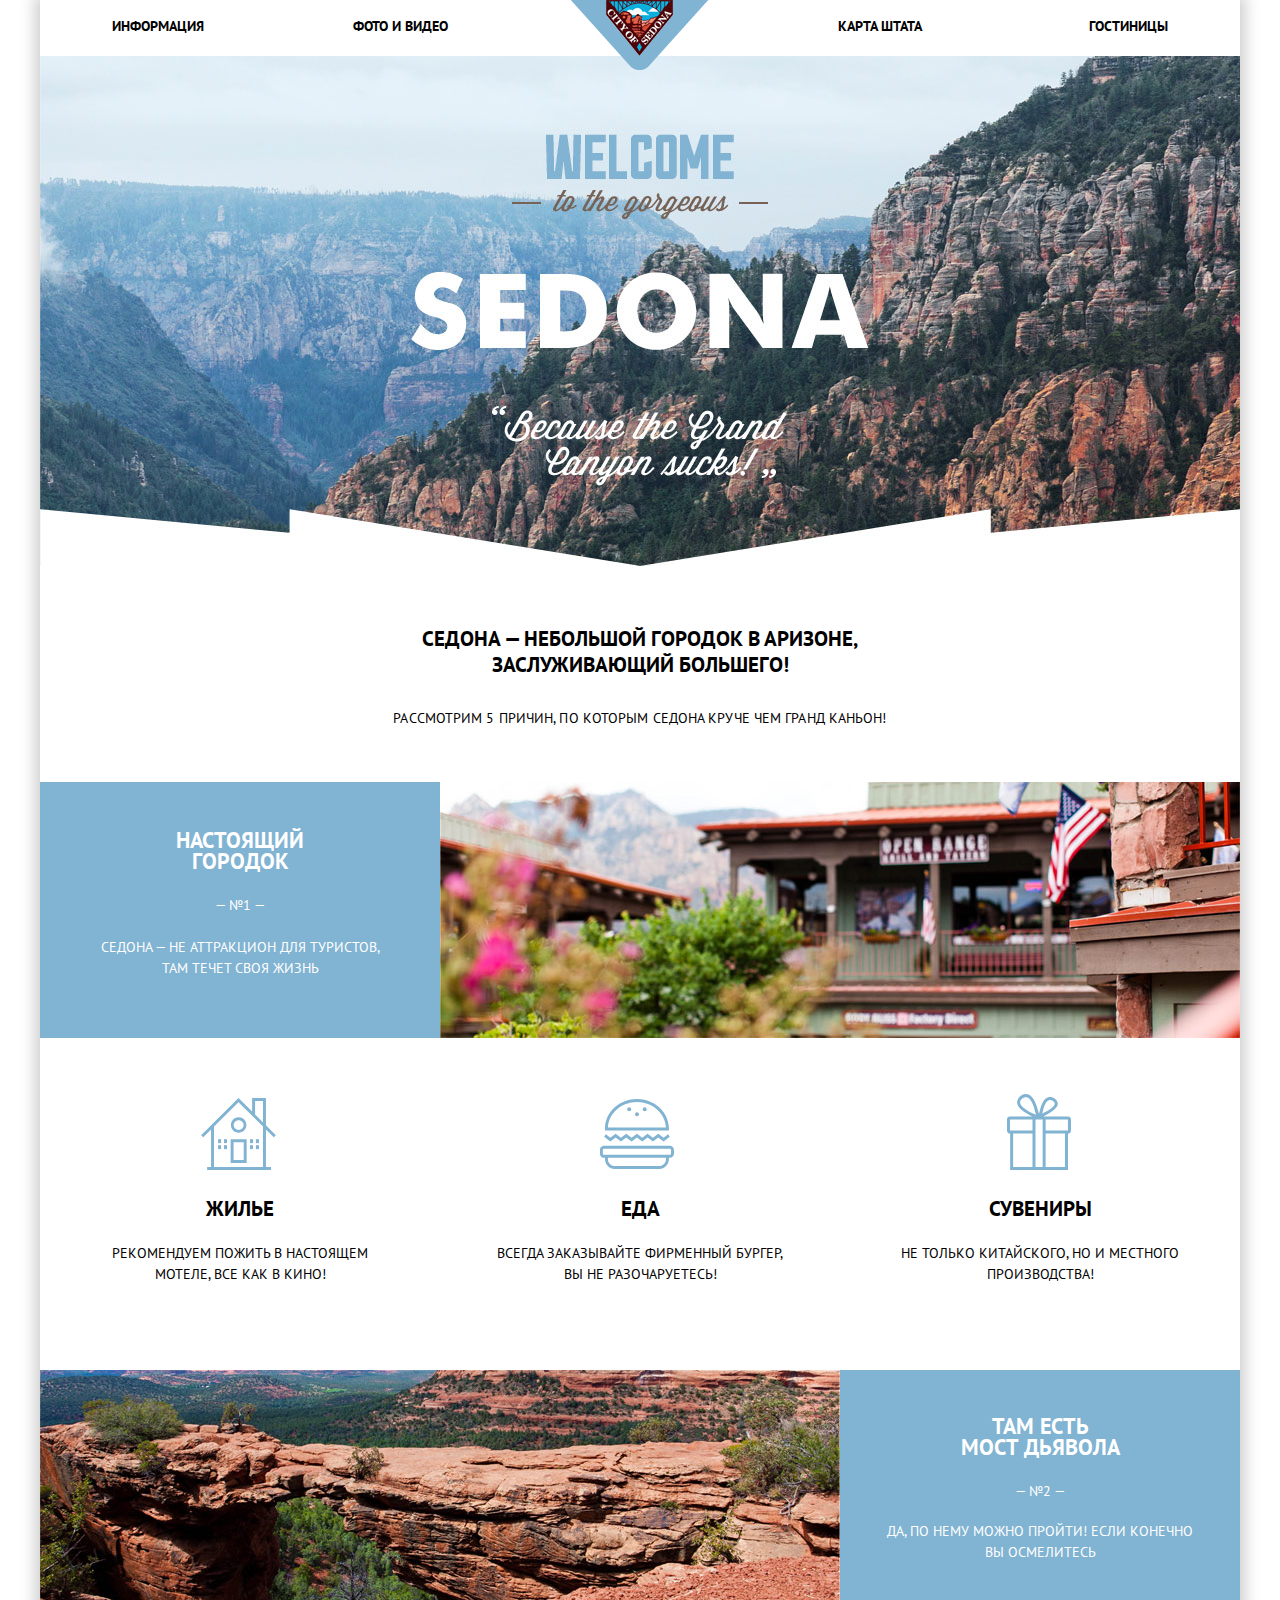
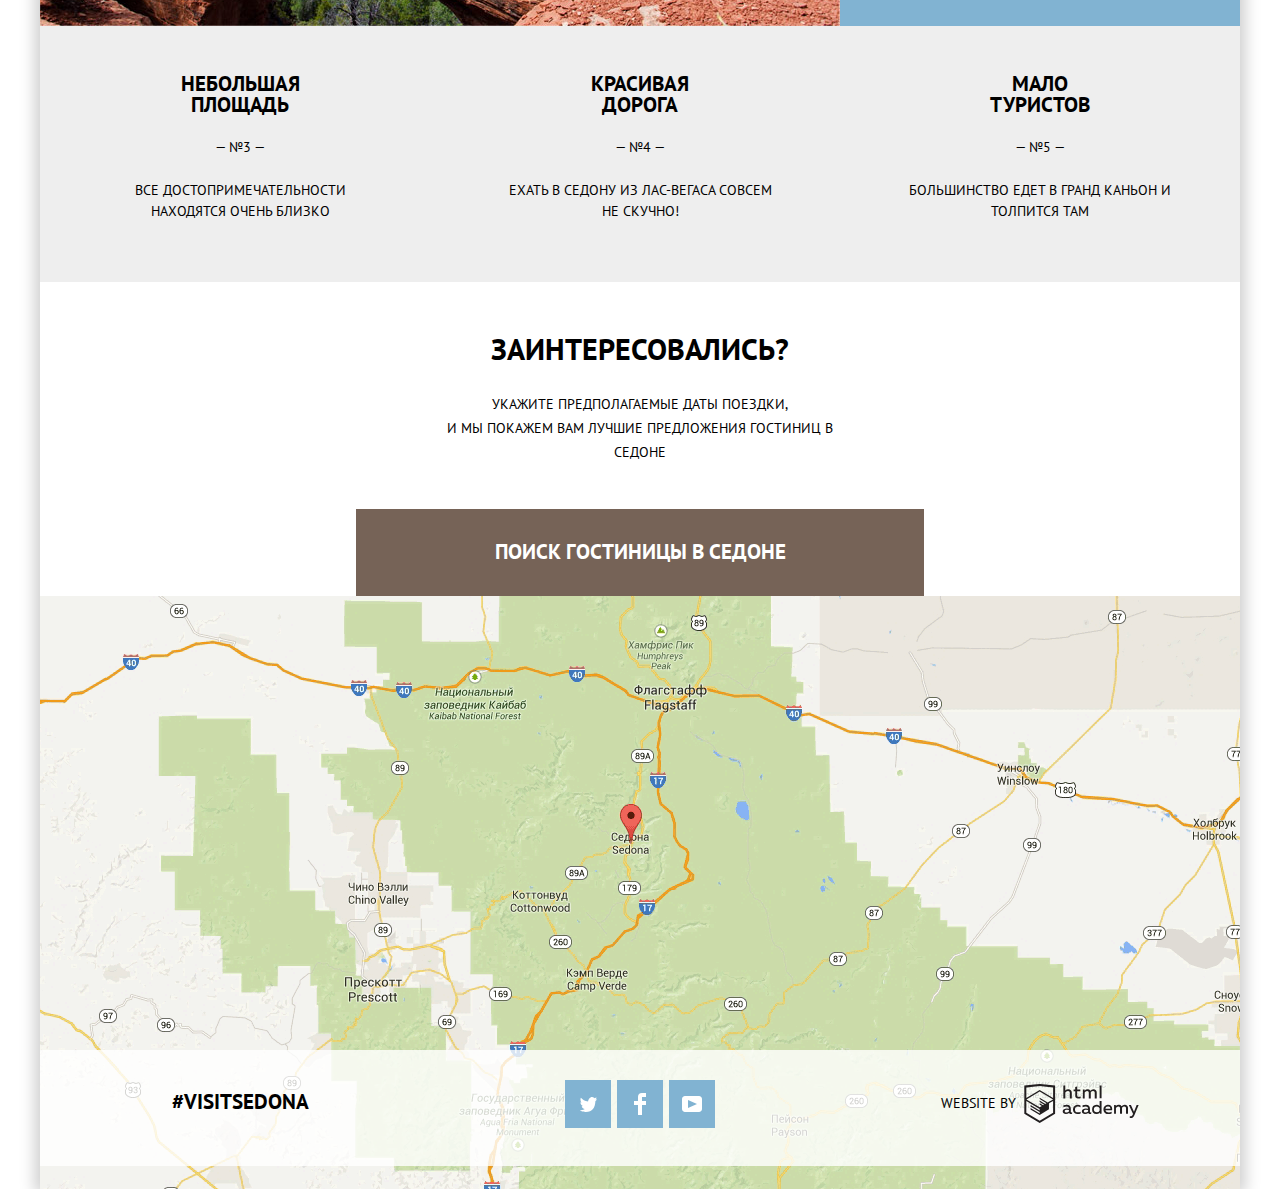
<file: index.html>
<!DOCTYPE html>
<html lang="ru">
<head>
	<meta charset="utf-8">
	<title>Sedona</title>
	<link href="https://fonts.googleapis.com/css?family=PT+Sans:400,700&subset=latin,cyrillic" rel="stylesheet"/>
	<link href="css/normalize.css" rel="stylesheet"/>
	<link href="css/style.min.css" rel="stylesheet"/>
</head>
<body>
	<div class="main-container">
		<header class="main-header">
			<!-- Главное меню -->
			<nav>
				<ul class="main-navigation">
					<li><a href="#">Информация</a></li>
					<li><a href="#">Фото и видео</a></li>
					<li><a href="#">Карта штата</a></li>
					<li><a href="catalog.html">Гостиницы</a></li>
				</ul>
				<a class="main-header-logo" href="index.html">
					<img src="img/logo-index.png" width="138" height="70" alt="Логотип Sedona"/>
				</a>
			</nav>
		</header>
		<main class="container">
			<!-- Основное содержание -->
			<section class="main-banner">
				<!-- Welcom sedona главное изображение -->
				<h2 class="visually-hidden">Фотография гор</h2>
				<img class="welocome-banner" src="img/welcome-index.jpg" width="1200" height="510" alt="Welocome Sedona"/>
			</section>
			<section class="main-slogan">
				<!-- Главный Слоган -->
				<h1>Седона &#8212; небольшой городок в Аризоне, заслуживающий большего!</h1>
				<p>Рассмотрим 5 причин, по которым Седона круче чем Гранд Каньон!</p>
			</section>
			<section class="description">
				<!-- "Настоящий городок"(с картинкой) -->
				<div class="description-colored">
					<!-- блок с текстом -->
					<h2 class="title-city">Настоящий городок</h2>
					<span>&#8212; №1 &#8212;</span>
					<p class="description-life">Седона &#8212; не аттракцион для туристов, там течет своя жизнь</p>
				</div>
				<img src="img/true-city.jpg" width="800" height="256" alt="Настоящий городок"/>
				<!-- Картинка -->
			</section>
			<section class="home-eat-gifts">
				<!-- Жилье, Еда,Сувениры -->
				<ul class="description-list">
					<!-- Cписок особенностей -->
					<li>
						<h2>Жилье</h2>
						<p>Рекомендуем пожить в настоящем мотеле, все как в кино!</p>
					</li>
					<li>
						<h2>Еда</h2>
						<p>Всегда заказывайте фирменный бургер, вы не разочаруетесь!</p>
					</li>
					<li>
						<h2>Сувениры</h2>
						<p>Не только китайского, но и местного производства!</p>
					</li>
				</ul>
			</section>
			<section class="description">
				<!-- "Там есть мост дьявола"(с картинкой) -->
				<img src="img/bridge.jpg" width="800" height="256" alt="Там есть мост дьявола"/>
				<div class="description-colored">
					<!-- блок с текстом -->
					<h2 class="title-bridge">Там есть<br> мост дьявола</h2>
					<span>&#8212; №2 &#8212;</span>
					<p class="description-bridge">Да, по нему можно пройти! Если конечно вы осмелитесь</p>
				</div>
			</section>
			<section class="area-road-tourist">
				<!-- Небольшая площадь, Красивая дорога, Мало туристов -->
				<ul class="description-list-text">
					<!-- Cписок достопримечательностей -->
					<li>
						<h2>Небольшая площадь</h2>
						<span>&#8212; №3 &#8212;</span>
						<p>Все доcтопримечательности находятся очень близко</p>
					</li>
					<li>
						<h2>Красивая дорога</h2>
						<span>&#8212; №4 &#8212;</span>
						<p>Ехать в Седону из Лас-Вегаса совсем не скучно!</p>
					</li>
					<li>
						<h2>Мало туристов</h2>
						<span>&#8212; №5 &#8212;</span>
						<p>Большинство едет в Гранд Каньон и толпится там</p>
					</li>
				</ul>
			</section>
			<section class="interest">
				<!-- Форма поиска гостиницы в Седоне -->
				<h3>Заинтересовались?</h3>
				<p>Укажите предполагаемые даты поездки,<br> и мы покажем вам лучшие предложения гостиниц в Седоне</p>
				<a class="button-search" href="#">Поиск гостиницы в Седоне</a>
				<!-- Кнопка открытия формы поиска -->
				<form class="form-search" action="https://echo.htmlacademy.ru" method="post">
					<!-- ?Форма поиска гостиницы в Седоне? -->
					<div class="form-date">
						<label class="label-date-in">Дата заезда:
							<input type="text" name="Date-in" id="Datein-id" class="date" placeholder="24 апреля 2017"/>
							<a class="date-of-entry-cal" href="#"><span class="visually-hidden">календарь</span></a>
						</label>
						<label class="label-date-out">Дата выезда:
							<input type="text" name="Date-out" id="Date-out-id" class="date" placeholder="4 июля 2017"/>
							<a class="date-of-departure-cal" href="#"><span class="visually-hidden">календарь</span></a>
						</label>
					</div>
					<div class="form-peope">
						<label class="big" for="grownup">Взрослые:</label>
						<button class="rating-button-min-big">&#8212;</button>
						<input type="number" name="grownup" id="grownup" class="inout" placeholder="2"/>
						<button class="rating-button-plus-big">+</button>
						<label class="cld" for="children">Дети:</label>
						<button class="rating-button-min-cld">&#8212;</button>
						<input type="number" name="children" id="children" class="inout" placeholder="0"/>
						<button class="rating-button-plus-cld">+</button>
					</div>
					<input type="submit" value="Найти" class="search"/>
				</form>
			</section>
		</main>
		<footer class="main-footer">
			<!-- Подвал -->
			<div class="footer-map">
				<!-- Карта -->
				<iframe class="map" src="https://www.google.com/maps/embed?pb=!1m18!1m12!1m3!1d611187.5817593832!2d-112.02313599358473!3d34.69893166912054!2m3!1f0!2f0!3f0!3m2!1i1024!2i768!4f13.1!3m3!1m2!1s0x872da132f942b00d%3A0x5548c523fa6c8efd!2z0KHQtdC00L7QvdCwLCDQkNGA0LjQt9C-0L3QsCA4NjMzNiwg0KHQqNCQ!5e0!3m2!1sru!2sru!4v1522486398510"
					width="1200" height="593" allowfullscreen></iframe>
			</div>
			<div class="footer-data">
				<div class="visitsedona">
					<span>#VISITSEDONA</span>
				</div>
				<div class="footer-social">
					<ul>
						<!-- Соц сети  -->
						<li>
							<a class="social-button" href="#">
								<span class="visually-hidden">Твиттер</span>
								<svg xmlns="http://www.w3.org/2000/svg" xmlns:xlink="http://www.w3.org/1999/xlink" width="17" height="15" viewBox="0 0 17 15">
									<path fill="#FFF" d="M10.95.144c1.685-.496 2.984.27 3.577 1.179.673-.231 1.331-.481 2.011-.708a2.345 2.345 0 0 1-.857 1.768c.685.17 1.304-.491 1.304-.491-.169 1-1.006 1.788-1.563 2.024-.231 6.75-3.175 11.217-10.077 11.082h-.446c-.41 0-4.164-.46-4.898-1.887 2.271.196 3.893-.422 4.693-1.177-.96-.3-2.679-.477-2.979-2.95.349.106.564.228 1.19.119C1.705 8.247.374 7.53.448 5.33c.285.328 1.067.536 1.34.472C1.085 5.561-.182 2.442.894.85c1.818 1.854 3.735 3.606 7.152 3.773C8.254 2.33 9.183.793 10.95.144z"/>
								</svg>
							</a>
						</li>
						<li>
							<a class="social-button" href="#">
								<span class="visually-hidden">Фейсбук</span>
								<svg xmlns="http://www.w3.org/2000/svg" width="12" height="22" viewBox="0 0 12 22">
									<path fill="#FFF" d="M12 4V0H8a4 4 0 0 0-4 4v4H0v4h4v10h4V12h4V8H8V4h4z"/>
								</svg>
							</a>
						</li>
						<li>
							<a class="social-button" href="#">
								<span class="visually-hidden">Ютюб</span>
								<svg xmlns="http://www.w3.org/2000/svg" xmlns:xlink="http://www.w3.org/1999/xlink" width="20" height="16" viewBox="0 0 20 16">
									<path fill="#FFF" d="M17 0H3C1.35 0 0 1.35 0 3v10c0 1.65 1.35 3 3 3h14c1.65 0 3-1.35 3-3V3c0-1.65-1.35-3-3-3zM6.027 11.998V4.002L15.014 8l-8.987 3.998z"/>
								</svg>
							</a>
						</li>
					</ul>
				</div>
				<div class="html">
					<a class="html-button" href="https://htmlacademy.ru/intensive/htmlcss">
						<span>Website by</span>
						<svg class="html-logo" id="Layer_1" data-name="Layer 1" xmlns="http://www.w3.org/2000/svg" viewBox="0 0 108.08 36.85">
							<title>logo-htmlacademy-small1</title>
							<path d="M44.61,26.88a2,2,0,0,0,.55-0.1v1.33a3.25,3.25,0,0,1-1.18.21,1.67,1.67,0,0,1-1.67-1,4.84,4.84,0,0,1-3.14,1.08c-1.51,0-2.91-.83-2.91-2.55,0-2.13,2-2.79,3.71-2.79a11.08,11.08,0,0,1,2.17.25v-0.3c0-1-.76-1.77-2.19-1.77a7.42,7.42,0,0,0-3,.64v-1.7a10.21,10.21,0,0,1,3.19-.55c2.36,0,3.81,1.12,3.81,3.65v3a0.54,0.54,0,0,0,.49.59h0.17Zm-6.44-1.13A1.35,1.35,0,0,0,39.63,27h0.11a3.39,3.39,0,0,0,2.41-1V24.58a9.72,9.72,0,0,0-1.81-.21c-1,0-2.16.33-2.16,1.38h0Zm12.36-6.11a5,5,0,0,1,2.57.64V22a4.08,4.08,0,0,0-2.3-.7,2.75,2.75,0,1,0,0,5.49,5,5,0,0,0,2.43-.64v1.71a6.27,6.27,0,0,1-2.76.57A4.21,4.21,0,0,1,46,24.51q0-.21,0-0.41a4.32,4.32,0,0,1,4.18-4.46h0.38Zm12.17,7.24a2,2,0,0,0,.55-0.1v1.33a3.25,3.25,0,0,1-1.18.21,1.67,1.67,0,0,1-1.67-1,4.84,4.84,0,0,1-3.14,1.08c-1.51,0-2.91-.83-2.91-2.55,0-2.13,2-2.79,3.71-2.79a11.08,11.08,0,0,1,2.17.25v-0.3c0-1-.76-1.77-2.19-1.77a7.42,7.42,0,0,0-3,.64v-1.7a10.21,10.21,0,0,1,3.19-.55c2.36,0,3.81,1.12,3.81,3.65v3a0.54,0.54,0,0,0,.49.59h0.17Zm-6.44-1.13A1.35,1.35,0,0,0,57.73,27h0.11a3.39,3.39,0,0,0,2.41-1V24.58a9.72,9.72,0,0,0-1.81-.21c-1.06,0-2.16.33-2.16,1.38h0ZM73,16V28.2H71.35V26.88a3.88,3.88,0,0,1-3.19,1.54,4.4,4.4,0,0,1,0-8.78,3.81,3.81,0,0,1,3,1.3V16H73Zm-4.53,5.22a2.76,2.76,0,1,0,0,5.52A2.86,2.86,0,0,0,71.15,25V23A2.91,2.91,0,0,0,68.49,21.27ZM79,19.64c3.31,0,4.46,2.68,3.92,5.09H76.7c0.21,1.5,1.67,2.11,3.19,2.11a6.11,6.11,0,0,0,2.64-.59v1.6a7.14,7.14,0,0,1-3,.57C77,28.42,74.78,27,74.78,24a4.18,4.18,0,0,1,4-4.39H79Zm0.09,1.54a2.28,2.28,0,0,0-2.44,2.1v0.06H81.3A2,2,0,0,0,79.13,21.18Zm5.73,7V19.87h1.65v1a3.81,3.81,0,0,1,2.78-1.27A2.86,2.86,0,0,1,91.89,21a4.12,4.12,0,0,1,2.91-1.33A3.06,3.06,0,0,1,98,23V28.2h-1.9V23.05a1.59,1.59,0,0,0-1.42-1.75H94.42a2.8,2.8,0,0,0-2.07,1.12V28.2h-1.9V23.05A1.59,1.59,0,0,0,89,21.31H88.8a3,3,0,0,0-2.21,1.29v5.63H84.86Zm21.31-8.33h1.9l-3.91,9.46c-0.9,2.17-2.09,2.86-3.35,2.86a4.76,4.76,0,0,1-1.1-.14V30.46a2.86,2.86,0,0,0,.85.12c0.9,0,1.58-.64,2.07-1.9l0.17-.42-4-8.4h2l2.86,6.29ZM38.73,1.46V6.22a3.81,3.81,0,0,1,2.7-1.14,3.25,3.25,0,0,1,3.44,3.4v5.15H43V8.72a1.81,1.81,0,0,0-1.61-2h-0.3a2.93,2.93,0,0,0-2.32,1.39v5.52h-1.9V1.46h1.9ZM49.94,2.31v3h3V6.91h-3v3.81c0,1.1.5,1.46,1.58,1.46a4.49,4.49,0,0,0,1.69-.33v1.6A6.8,6.8,0,0,1,51,13.8a2.55,2.55,0,0,1-2.86-2.74V6.89H46.58V5.26h1.5V2.74Zm5.4,11.31V5.28H57v1A3.81,3.81,0,0,1,59.77,5a2.86,2.86,0,0,1,2.6,1.33A4.12,4.12,0,0,1,65.28,5,3.06,3.06,0,0,1,68.44,8.4v5.21h-1.9V8.46a1.59,1.59,0,0,0-1.42-1.75H64.89a2.8,2.8,0,0,0-2.07,1.12v5.78h-1.9V8.46A1.59,1.59,0,0,0,59.5,6.71H59.27A3,3,0,0,0,57.06,8v5.63H55.34ZM71.17,1.45H73V13.6H71.17V1.45ZM14.71,0H14.55L0,1.54V28.21l14.55,8.66,14.55-8.66V1.54Zm12.5,27.1L14.55,34.64,1.9,27.12V16.18l12.59,7.5V25L5.86,19.9v1.31l8.68,5.21v1.39L5.87,22.65V24l8.68,5.21,8.75-5.24V18.31L27.2,16V27.12Zm0-12.53-3.48,2-1.6,1L14.51,13v1.31L21,18.23H21l-0.14.09-1,.54-5.37-3.2V17l4.24,2.52-1,.67-3.2-1.9v1.31l2.1,1.24L14.5,22.1,2,14.65,14.51,7.11Zm0-1.32L14.49,5.76,1.91,13.25v-10L14.56,1.92,27.21,3.25v10h0Z" transform="translate(0 -0.02)" fill="#231f20"/>
						</svg>
					</a>
				</div>
			</div>
		</footer>
	</div>
	<script src="js/script.min.js"></script>
</body>
</html>
</file>
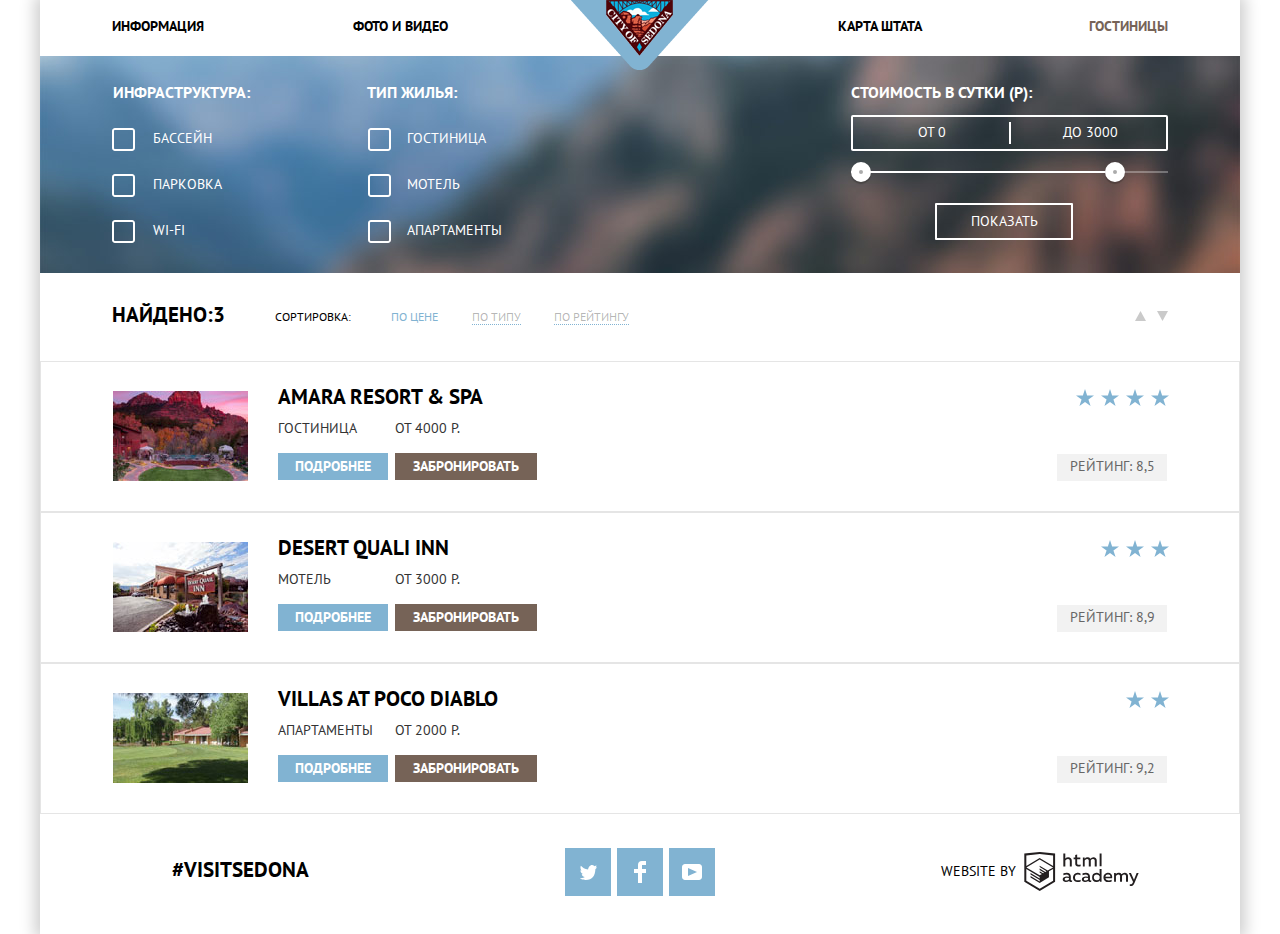
<file: catalog.html>
<!DOCTYPE html>
<html lang="ru">
<head>
	<meta charset="utf-8">
	<title>Catalog</title>
	<link href="https://fonts.googleapis.com/css?family=PT+Sans:400,700&subset=latin,cyrillic" rel="stylesheet"/>
	<link href="css/normalize.css" rel="stylesheet"/>
	<link href="css/style.min.css" rel="stylesheet"/>
</head>
<body>
	<div class="main-container">
		<header class="main-header">
			<!-- Главное меню -->
			<nav>
				<ul class="main-navigation">
					<li><a href="#">Информация</a></li>
					<li><a href="#">Фото и видео</a></li>
					<li><a href="#">Карта штата</a></li>
					<li><a class="main-navigation--active" href="#">Гостиницы</a></li>
				</ul>
				<a class="main-header-logo" href="index.html">
					<img src="img/logo-index.png" width="138" height="70" alt="Логотип Sedona"/>
				</a>
			</nav>
		</header>
		<main class="container">
			<!-- Основное содержание -->
			<section class="filter">
				<!-- Условия отбора выводимых данных -->
				<h3 class="visually-hidden">Форма фитрации условий</h3>
				<form class="form-filter" action="https://echo.htmlacademy.ru" method="post">
					<!-- фон 1200х217 -->
					<fieldset class="form-filter-PPW">
						<!-- Условия по инфраструктуре -->
						<legend>Инфраструктура:</legend>
						<label class="PPW-checkbox">
							<input type="checkbox" name="remember" class="visually-hidden"/>
							<span class="checkbox-indicator"></span>
							Бассейн
						</label>
						<label class="PPW-checkbox">
							<input type="checkbox" name="remember" class="visually-hidden"/>
							<span class="checkbox-indicator"></span>
							Парковка
						</label>
						<label class="PPW-checkbox">
							<input type="checkbox" name="remember" class="visually-hidden"/>
							<span class="checkbox-indicator"></span>
							Wi-Fi
						</label>
					</fieldset>
					<fieldset class="form-filter-HMA">
						<!-- Условия по типу жилища -->
						<legend>Тип жилья:</legend>
						<label class="HMA-checkbox">
							<input type="checkbox" name="remember" class="visually-hidden"/>
							<span class="checkbox-indicator"></span>
							Гостиница
						</label>
						<label class="HMA-checkbox">
							<input type="checkbox" name="remember" class="visually-hidden"/>
							<span class="checkbox-indicator"></span>
							Мотель
						</label>
						<label class="HMA-checkbox">
							<input type="checkbox" name="remember" class="visually-hidden"/>
							<span class="checkbox-indicator"></span>
							Апартаменты
						</label>
					</fieldset>
					<fieldset class="filter-range">
						<!-- Стоимость в сутки -->
						<legend>Стоимость в сутки (Р):</legend>
						<div class="price-controls">
							<!-- Фильтрация стоимости -->
							<label class="min-price">от 
								<input type="text" name="min-price" value="0"/>
							</label>
							<label class="max-price">до 
								<input type="text" name="max-price" value="3000"/>
							</label>
						</div>
						<div class="range-controls">
							<!-- Ползунок -->
							<div class="scale">
								<div class="bar"></div>
							</div>
							<div class="range-toggle range-toggle-min"></div>
							<div class="range-toggle range-toggle-max"></div>
						</div>
						<input type="submit" value="Показать" class="submit-filter"/>
					</fieldset>
				</form>
			</section>
			<section class="sorting">
				<!-- Сортировка -->
				<h3>НАЙДЕНО:3</h3>
				<p>Сортировка:</p>
				<ul class="sorting-list">
					<li><a class="sorting-list--active" href="#">По цене</a></li>
					<li><a href="#">По типу</a></li>
					<li><a href="#">По рейтингу</a></li>
				</ul>
				<ul class="arrow">
					<!-- Стрелки сортировки -->
					<li>
						<a href="#">
							<span class="arrow-up visually-hidden">стрелка вверх</span>
							<svg xmlns="http://www.w3.org/2000/svg" width="11" height="10" viewBox="0 0 11 10">
								<path fill="#cacaca" d="M5.5 0L0 10h11z"/>
							</svg>
						</a>
					</li>
					<li>
						<a href="#">
							<span class="arrow-up visually-hidden">стрелка вниз</span>
							<svg xmlns="http://www.w3.org/2000/svg" width="11" height="10" viewBox="0 0 11 10">
								<path fill="#cacaca" d="M5.5 10L0 0h11"/>
							</svg>
						</a>
					</li>
				</ul>
			</section>
			<section class="results">
				<!-- Результат -->
				<h3 class="visually-hidden">Перечень результатов</h3>
				<article class="hotel-item">
					<!-- Результат №1 -->
					<img class="hotel-img" src="img/amara-hotel.jpg" width="135" height="90" alt="Amara resort & spa"/>
					<div class="hotel-description">
						<h3><a href="#">Amara resort & spa</a></h3>
						<ul>
							<li>Гостиница</li>
							<li>От 4000 Р.</li>
						</ul>
						<div class="hotel-button">
							<a class="button-info" href="">Подробнее</a>
							<a class="button-book" href="">Забронировать</a>
						</div>
					</div>
					<div class="rating">
						<ul class="star-list">
							<!-- Звезды -->
							<li><img src="img/star.svg" width="18" height="17" alt="звезда"/></li>
							<li><img src="img/star.svg" width="18" height="17" alt="звезда"/></li>
							<li><img src="img/star.svg" width="18" height="17" alt="звезда"/></li>
							<li><img src="img/star.svg" width="18" height="17" alt="звезда"/></li>
						</ul>
						<span>Рейтинг: 8,5</span>
					</div>
				</article>
				<article class="hotel-item">
					<!-- Результат №2 -->
					<img class="hotel-img" src="img/desert.jpg" width="135" height="90" alt="Desert Quali Inn"/>
					<div class="hotel-description">
						<h3 class="result-title"><a href="#">Desert Quali Inn</a></h3>
						<ul>
							<li>Мотель</li>
							<li>От 3000 Р.</li>
						</ul>
						<div class="hotel-button">
							<a class="button-info" href="">Подробнее</a>
							<a class="button-book" href="">Забронировать</a>
						</div>
					</div>
					<div class="rating">
						<ul class="star-list">
							<!-- Звезды -->
							<li><img src="img/star.svg" width="18" height="17" alt="звезда"/></li>
							<li><img src="img/star.svg" width="18" height="17" alt="звезда"/></li>
							<li><img src="img/star.svg" width="18" height="17" alt="звезда"/></li>
						</ul>
						<span class="rating-sum">Рейтинг: 8,9</span>
					</div>
				</article>
				<article class="hotel-item">
					<!-- Результат №3 -->
					<img class="hotel-img" src="img/villas.jpg" width="135" height="90" alt="Villas at poco diablo"/>
					<div class="hotel-description">
						<h3 class="result-title"><a href="#">Villas at poco diablo</a></h3>
						<ul>
							<li>Апартаменты</li>
							<li>От 2000 Р.</li>
						</ul>
						<div class="hotel-button">
							<a class="button-info" href="">Подробнее</a>
							<a class="button-book" href="">Забронировать</a>
						</div>
					</div>
					<div class="rating">
						<ul class="star-list">
							<!-- Звезды -->
							<li><img src="img/star.svg" width="18" height="17" alt="звезда"/></li>
							<li><img src="img/star.svg" width="18" height="17" alt="звезда"/></li>
						</ul>
						<span class="rating-sum">Рейтинг: 9,2</span>
					</div>
				</article>
			</section>
		</main>
		<footer class="main-footer">
			<!-- Подвал -->
			<div class="footer-data-catalog">
				<div class="visitsedona">
					<span>#VISITSEDONA</span>
				</div>
				<div class="footer-social">
					<ul>
						<!-- Соц сети  -->
						<li>
							<a class="social-button" href="#">
								<span class="visually-hidden">Твиттер</span>
								<svg xmlns="http://www.w3.org/2000/svg" xmlns:xlink="http://www.w3.org/1999/xlink" width="17" height="15" viewBox="0 0 17 15">
									<path fill="#FFF" d="M10.95.144c1.685-.496 2.984.27 3.577 1.179.673-.231 1.331-.481 2.011-.708a2.345 2.345 0 0 1-.857 1.768c.685.17 1.304-.491 1.304-.491-.169 1-1.006 1.788-1.563 2.024-.231 6.75-3.175 11.217-10.077 11.082h-.446c-.41 0-4.164-.46-4.898-1.887 2.271.196 3.893-.422 4.693-1.177-.96-.3-2.679-.477-2.979-2.95.349.106.564.228 1.19.119C1.705 8.247.374 7.53.448 5.33c.285.328 1.067.536 1.34.472C1.085 5.561-.182 2.442.894.85c1.818 1.854 3.735 3.606 7.152 3.773C8.254 2.33 9.183.793 10.95.144z"/>
								</svg>
							</a>
						</li>
						<li>
							<a class="social-button" href="#">
								<span class="visually-hidden">Фейсбук</span>
								<svg xmlns="http://www.w3.org/2000/svg" width="12" height="22" viewBox="0 0 12 22">
									<path fill="#FFF" d="M12 4V0H8a4 4 0 0 0-4 4v4H0v4h4v10h4V12h4V8H8V4h4z"/>
								</svg>
							</a>
						</li>
						<li>
							<a class="social-button" href="#">
								<span class="visually-hidden">Ютюб</span>
								<svg xmlns="http://www.w3.org/2000/svg" xmlns:xlink="http://www.w3.org/1999/xlink" width="20" height="16" viewBox="0 0 20 16">
									<path fill="#FFF" d="M17 0H3C1.35 0 0 1.35 0 3v10c0 1.65 1.35 3 3 3h14c1.65 0 3-1.35 3-3V3c0-1.65-1.35-3-3-3zM6.027 11.998V4.002L15.014 8l-8.987 3.998z"/>
								</svg>
							</a>
						</li>
					</ul>
				</div>
				<div class="html">
					<a class="html-button" href="https://htmlacademy.ru/intensive/htmlcss">
						<span>Website by</span>
						<svg class="html-logo" id="Layer_1" data-name="Layer 1" xmlns="http://www.w3.org/2000/svg" viewBox="0 0 108.08 36.85">
							<title>logo-htmlacademy-small1</title>
							<path d="M44.61,26.88a2,2,0,0,0,.55-0.1v1.33a3.25,3.25,0,0,1-1.18.21,1.67,1.67,0,0,1-1.67-1,4.84,4.84,0,0,1-3.14,1.08c-1.51,0-2.91-.83-2.91-2.55,0-2.13,2-2.79,3.71-2.79a11.08,11.08,0,0,1,2.17.25v-0.3c0-1-.76-1.77-2.19-1.77a7.42,7.42,0,0,0-3,.64v-1.7a10.21,10.21,0,0,1,3.19-.55c2.36,0,3.81,1.12,3.81,3.65v3a0.54,0.54,0,0,0,.49.59h0.17Zm-6.44-1.13A1.35,1.35,0,0,0,39.63,27h0.11a3.39,3.39,0,0,0,2.41-1V24.58a9.72,9.72,0,0,0-1.81-.21c-1,0-2.16.33-2.16,1.38h0Zm12.36-6.11a5,5,0,0,1,2.57.64V22a4.08,4.08,0,0,0-2.3-.7,2.75,2.75,0,1,0,0,5.49,5,5,0,0,0,2.43-.64v1.71a6.27,6.27,0,0,1-2.76.57A4.21,4.21,0,0,1,46,24.51q0-.21,0-0.41a4.32,4.32,0,0,1,4.18-4.46h0.38Zm12.17,7.24a2,2,0,0,0,.55-0.1v1.33a3.25,3.25,0,0,1-1.18.21,1.67,1.67,0,0,1-1.67-1,4.84,4.84,0,0,1-3.14,1.08c-1.51,0-2.91-.83-2.91-2.55,0-2.13,2-2.79,3.71-2.79a11.08,11.08,0,0,1,2.17.25v-0.3c0-1-.76-1.77-2.19-1.77a7.42,7.42,0,0,0-3,.64v-1.7a10.21,10.21,0,0,1,3.19-.55c2.36,0,3.81,1.12,3.81,3.65v3a0.54,0.54,0,0,0,.49.59h0.17Zm-6.44-1.13A1.35,1.35,0,0,0,57.73,27h0.11a3.39,3.39,0,0,0,2.41-1V24.58a9.72,9.72,0,0,0-1.81-.21c-1.06,0-2.16.33-2.16,1.38h0ZM73,16V28.2H71.35V26.88a3.88,3.88,0,0,1-3.19,1.54,4.4,4.4,0,0,1,0-8.78,3.81,3.81,0,0,1,3,1.3V16H73Zm-4.53,5.22a2.76,2.76,0,1,0,0,5.52A2.86,2.86,0,0,0,71.15,25V23A2.91,2.91,0,0,0,68.49,21.27ZM79,19.64c3.31,0,4.46,2.68,3.92,5.09H76.7c0.21,1.5,1.67,2.11,3.19,2.11a6.11,6.11,0,0,0,2.64-.59v1.6a7.14,7.14,0,0,1-3,.57C77,28.42,74.78,27,74.78,24a4.18,4.18,0,0,1,4-4.39H79Zm0.09,1.54a2.28,2.28,0,0,0-2.44,2.1v0.06H81.3A2,2,0,0,0,79.13,21.18Zm5.73,7V19.87h1.65v1a3.81,3.81,0,0,1,2.78-1.27A2.86,2.86,0,0,1,91.89,21a4.12,4.12,0,0,1,2.91-1.33A3.06,3.06,0,0,1,98,23V28.2h-1.9V23.05a1.59,1.59,0,0,0-1.42-1.75H94.42a2.8,2.8,0,0,0-2.07,1.12V28.2h-1.9V23.05A1.59,1.59,0,0,0,89,21.31H88.8a3,3,0,0,0-2.21,1.29v5.63H84.86Zm21.31-8.33h1.9l-3.91,9.46c-0.9,2.17-2.09,2.86-3.35,2.86a4.76,4.76,0,0,1-1.1-.14V30.46a2.86,2.86,0,0,0,.85.12c0.9,0,1.58-.64,2.07-1.9l0.17-.42-4-8.4h2l2.86,6.29ZM38.73,1.46V6.22a3.81,3.81,0,0,1,2.7-1.14,3.25,3.25,0,0,1,3.44,3.4v5.15H43V8.72a1.81,1.81,0,0,0-1.61-2h-0.3a2.93,2.93,0,0,0-2.32,1.39v5.52h-1.9V1.46h1.9ZM49.94,2.31v3h3V6.91h-3v3.81c0,1.1.5,1.46,1.58,1.46a4.49,4.49,0,0,0,1.69-.33v1.6A6.8,6.8,0,0,1,51,13.8a2.55,2.55,0,0,1-2.86-2.74V6.89H46.58V5.26h1.5V2.74Zm5.4,11.31V5.28H57v1A3.81,3.81,0,0,1,59.77,5a2.86,2.86,0,0,1,2.6,1.33A4.12,4.12,0,0,1,65.28,5,3.06,3.06,0,0,1,68.44,8.4v5.21h-1.9V8.46a1.59,1.59,0,0,0-1.42-1.75H64.89a2.8,2.8,0,0,0-2.07,1.12v5.78h-1.9V8.46A1.59,1.59,0,0,0,59.5,6.71H59.27A3,3,0,0,0,57.06,8v5.63H55.34ZM71.17,1.45H73V13.6H71.17V1.45ZM14.71,0H14.55L0,1.54V28.21l14.55,8.66,14.55-8.66V1.54Zm12.5,27.1L14.55,34.64,1.9,27.12V16.18l12.59,7.5V25L5.86,19.9v1.31l8.68,5.21v1.39L5.87,22.65V24l8.68,5.21,8.75-5.24V18.31L27.2,16V27.12Zm0-12.53-3.48,2-1.6,1L14.51,13v1.31L21,18.23H21l-0.14.09-1,.54-5.37-3.2V17l4.24,2.52-1,.67-3.2-1.9v1.31l2.1,1.24L14.5,22.1,2,14.65,14.51,7.11Zm0-1.32L14.49,5.76,1.91,13.25v-10L14.56,1.92,27.21,3.25v10h0Z" transform="translate(0 -0.02)" fill="#231f20"/>
						</svg>
					</a>
				</div>
			</div>
		</footer>
	</div>
</body>
</html>
</file>
<file: css/style.min.css>
.main-container{position:relative;width:1200px;margin-right:auto;margin-left:auto;-webkit-box-shadow:0 0 15px 5px rgba(0,1,1,.2);box-shadow:0 0 15px 5px rgba(0,1,1,.2)}a,body{color:#000}body{margin:0;padding:0;font-family:"PT Sans",Arial,sans-serif;font-size:14px;line-height:21px;text-transform:uppercase;background-color:#fff}a{text-decoration:none}.visually-hidden:not(:focus):not(:active),input[type=checkbox].visually-hidden,input[type=radio].visually-hidden{position:absolute;width:1px;height:1px;margin:-1px;border:0;padding:0;white-space:nowrap;-webkit-clip-path:inset(100%);clip-path:inset(100%);clip:rect(0 0 0 0);overflow:hidden}img{max-width:100%;height:auto}.main-header ul,.main-navigation{display:-webkit-box;display:-ms-flexbox;display:flex;margin:0}.main-navigation{font-size:14px;font-weight:700;background-color:#fff;-ms-flex-wrap:wrap;flex-wrap:wrap;width:1200px;line-height:21px;padding:16px 0}.main-header ul{list-style:none;padding:13px 0 17px;line-height:26px}.main-header li{-webkit-box-sizing:border-box;box-sizing:border-box;width:240px;list-style:none}.main-header li:nth-child(1){padding-left:72px}.main-header li:nth-child(2){margin-right:240px;text-align:center}.main-header-logo{position:absolute;top:0;left:50%;margin-left:-69px}.main-header li:nth-child(3){text-align:center}.main-header li:nth-child(4){padding-right:72px;text-align:right}.main-navigation--active{color:#766357}.main-navigation a:hover{color:#81b3d2}.main-navigation a:active{color:rgba(0,0,0,.3)}.main-banner{margin-bottom:54px}.main-slogan{text-align:center}.main-slogan h1{display:block;width:500px;font-size:21px;line-height:26px;margin:auto auto 27px}.main-slogan p{font-size:14px;line-height:26px;margin-bottom:51px;letter-spacing:.1px}.description{display:-webkit-box;display:-ms-flexbox;display:flex;-webkit-box-pack:justify;-ms-flex-pack:justify;justify-content:space-between;background-color:#81b3d2;color:#fff}.description-colored{padding-top:28px;-webkit-box-flex:1;-ms-flex-positive:1;flex-grow:1;display:block;text-align:center}.title-bridge,.title-city{display:block;margin:20px auto 17px;width:160px;font-size:22px;line-height:21px;padding-bottom:6px}.title-bridge{margin:18px auto 17px}.description-colored span{font-size:14px;line-height:21px;margin-top:50px}.description-bridge,.description-life{display:block;margin:14px auto auto;width:300px;padding-top:7px;font-size:14px;line-height:21px}.description-bridge{margin:12px auto auto;width:310px}.description-list{padding:0;margin:0;display:-webkit-box;display:-ms-flexbox;display:flex;-ms-flex-pack:distribute;justify-content:space-around}.description-list p{display:block;width:300px;margin:auto auto 85px}.description-list li{list-style:none;padding-top:143px;width:400px;text-align:center}.description-list h2{padding-bottom:6px}.description-list li:nth-child(1){background-image:url(../img/homes.svg);background-repeat:no-repeat;background-position:161px 60px}.description-list li:nth-child(2){background-image:url(../img/eat.svg);background-repeat:no-repeat;background-position:160px 61px}.description-list li:nth-child(3){background-image:url(../img/gifts.svg);background-repeat:no-repeat;background-position:167px 56px}.description-list-text{padding:0;display:-webkit-box;display:-ms-flexbox;display:flex;list-style:none;-ms-flex-pack:distribute;justify-content:space-around;margin:0 0 49px}.description-list-text li{padding-top:29px;width:400px;background-color:#eee;text-align:center}.description-list-text h2{display:block;width:120px;text-align:center;margin:18px auto 22px}.description-list-text p,.interest p{display:block;width:270px;margin:22px auto 60px}.interest,.interest h3{padding:0;margin:0;text-align:center}.interest h3{font-size:30px;line-height:36px;padding:0 0 11px}.interest p{width:440px;font-size:14px;line-height:24px;margin:14px auto 45px}.button-search{width:568px;padding-bottom:31px;padding-top:30px;color:#fff;text-align:center;background-color:#766357;font-size:21px;line-height:26px;font-weight:700;display:block;margin:30px auto 0}.button-search:hover{background-color:#604e43}.button-search:active{color:rgba(255,255,255,.3);background-color:#503e33}.form-date,.form-search,.modal-show{display:-webkit-box;display:-ms-flexbox}.form-search{-webkit-box-orient:vertical;-webkit-box-direction:normal;-ms-flex-direction:column;flex-direction:column;padding:0;margin:0;position:absolute;-webkit-box-align:center;-ms-flex-align:center;align-items:center;left:316px;width:568px;background-color:#fff;font-weight:700;display:none}.form-date,.modal-show{display:flex}.form-date{padding:0;-webkit-box-orient:vertical;-webkit-box-direction:normal;-ms-flex-direction:column;flex-direction:column;width:461px;margin:27px 0 30px;font-size:14px;line-height:21px}.form-date label{margin-top:26px}.form-date input{height:34px;padding-left:13px;width:328px;background-color:#f2f2f2;font:inherit;position:relative}.date-of-departure-cal,.date-of-entry-cal{position:absolute;font-size:21px;line-height:26px;color:#c2c2c2;z-index:1}.date-of-entry-cal{top:61px;right:64px}.date-of-departure-cal::before,.date-of-entry-cal::before{content:url(../img/calendar-peace.svg)}.date-of-entry-cal:hover::before{content:url(../img/calendar.svg)}.date-of-entry-cal:focus::before{content:url(../img/calendar.svg)}.date-of-entry-cal:active::before{content:url(../img/calendar-active.svg)}.date-of-departure-cal{top:129px;right:64px}.date-of-departure-cal:hover::before{content:url(../img/calendar.svg)}.date-of-departure-cal:focus::before{content:url(../img/calendar.svg)}.date-of-departure-cal:active::before{content:url(../img/calendar-active.svg)}.date{border:2px solid #f2f2f2}.date:hover{border:2px solid #ebebeb;background-color:#ebebeb}.date:focus{border:2px solid #e5e5e5;background:#fff;background:0 0}.form-date .label-date-in input,.form-date .label-date-out input{margin-left:20px;font-size:14px;line-height:21px;color:#000;text-transform:uppercase}.form-date .label-date-out input{margin-left:16px}.form-peope{padding:0;display:-webkit-box;display:-ms-flexbox;display:flex;-webkit-box-sizing:border-box;box-sizing:border-box;height:40px;width:459px;margin:0 0 52px}.form-peope label{padding-top:8px}.big,.cld{padding:0;margin:0;-webkit-appearance:none}.cld{margin:0 0 0 55px}.form-peope input{padding:0;margin:0;width:38px;height:38px;background-color:#f2f2f2;text-align:center;border:0;font:inherit}input[type=number]::-webkit-inner-spin-button,input[type=number]::-webkit-outer-spin-button{-webkit-appearance:none;margin:0}input[type=number]{-moz-appearance:textfield}.rating-button-min-big{margin-left:41px;text-align:center}.rating-button-min-big,.rating-button-plus-big{height:38px;width:38px;border:0;background-color:#f2f2f2;color:#a9a9a9;font:inherit}.rating-button-min-big:hover{color:#000}.rating-button-min-big:focus{color:#000}.rating-button-min-big:active{color:#81b3d2}.rating-button-plus-big:hover{color:#000}.rating-button-plus-big:focus{color:#000}.rating-button-plus-big:active{color:#81b3d2}.rating-button-min-cld,.rating-button-plus-cld{height:38px;border:0;background-color:#f2f2f2;color:#a9a9a9;font:inherit}.rating-button-min-cld{margin-left:24px;width:40px}.rating-button-plus-cld{width:38px}.rating-button-min-cld:hover{color:#000}.rating-button-min-cld:focus{color:#000}.rating-button-min-cld:active{color:#81b3d2}.rating-button-plus-cld:hover{color:#000}.rating-button-plus-cld:focus{color:#000}.hotel-description h3 a:hover,.rating-button-plus-cld:active,.sorting a:hover{color:#81b3d2}.search{text-transform:uppercase;width:459px;height:58px;font:inherit;font-weight:700;font-size:21px;color:#fff;background-color:#81b3d2;border:0;margin-bottom:55px}.search:hover{background-color:#669ec0}.search:active{color:rgba(255,255,255,.3);background-color:#5496bd}.main-footer{margin:0;padding:0}.footer-map{display:-webkit-box;display:-ms-flexbox;display:flex;width:auto;height:auto;background-image:url(../img/map.png);background-color:#c7d9a5}.form-filter fieldset,.map{border:0}.footer-data,.footer-data-catalog{display:-webkit-box;display:-ms-flexbox;display:flex;width:auto;height:auto;-webkit-box-pack:justify;-ms-flex-pack:justify;justify-content:space-between;padding:0 0 38px}.footer-data{position:absolute;top:2650px;background-color:rgba(255,255,255,.8);margin:0}.footer-data-catalog{margin:4px 0 0}.visitsedona{font-size:21px;line-height:26px;font-weight:700;width:400px;text-align:center;padding-top:39px}.footer-social{width:400px;padding-top:30px}.footer-social ul,.social-button{display:-webkit-box;display:-ms-flexbox;display:flex}.footer-social ul{-ms-flex-wrap:wrap;flex-wrap:wrap;margin:0 auto;padding:0;list-style:none;-webkit-box-pack:justify;-ms-flex-pack:justify;justify-content:space-between;width:150px}.social-button{-webkit-box-align:center;-ms-flex-align:center;align-items:center;-webkit-box-pack:center;-ms-flex-pack:center;justify-content:center;width:46px;height:48px;background-color:#81b3d2}.social-button:hover{background-color:#669ec0}.social-button:focus{background-color:#669ec0}.social-button:active path{fill:rgba(255,255,255,.3);background-color:#5496bd}.html{width:400px;padding-top:34px}.html-button{display:-webkit-box;display:-ms-flexbox;display:flex;-webkit-box-align:center;-ms-flex-align:center;align-items:center;-webkit-box-pack:center;-ms-flex-pack:center;justify-content:center}.html-button:hover path{fill:#81b3d2}.html-button:focus path{fill:#81b3d2}.html-button:active path{fill:#bdbbbc}.html-button span{padding-right:8px}.html-button svg{height:39px;width:115px}.form-filter,.form-filter-HMA,.form-filter-PPW{display:-webkit-box;display:-ms-flexbox;display:flex}.form-filter{background-color:#3c739c;background-image:url(../img/background-filter.jpg);background-position:top center;background-repeat:no-repeat;padding-bottom:7px}.form-filter legend{padding:26px 0 0;font-size:16px;line-height:21px;font-weight:700;margin:0 0 25px;color:#fff}.form-filter-HMA,.form-filter-PPW{margin:0;-webkit-box-orient:vertical;-webkit-box-direction:normal;-ms-flex-direction:column;flex-direction:column;width:230px;padding:0 0 0 73px}.form-filter-HMA{width:288px;padding:0 0 0 24px}.form-filter label{padding-bottom:25px;padding-left:40px;color:#fff}.PPW-checkbox input[type=checkbox]+.checkbox-indicator{position:absolute;left:72px;width:23px;height:23px;cursor:pointer}.HMA-checkbox input[type=checkbox]+.checkbox-indicator::before,.PPW-checkbox input[type=checkbox]+.checkbox-indicator::before{content:url(../img/checkbox-off.svg)}.PPW-checkbox input[type=checkbox]:checked+.checkbox-indicator::after,.PPW-checkbox input[type=checkbox]:checked+.checkbox-indicator::before{content:url(../img/checkbox-on.svg);position:absolute;width:27px;height:23px}.PPW-checkbox input[type=checkbox]:disabled+.checkbox-indicator::after,.PPW-checkbox input[type=checkbox]:disabled+.checkbox-indicator::before{content:url(../img/checkbox-off-dis.svg);position:absolute;width:23px;height:23px}.HMA-checkbox input[type=checkbox]:checked:disabled+.checkbox-indicator::after,.HMA-checkbox input[type=checkbox]:checked:disabled+.checkbox-indicator::before,.PPW-checkbox input[type=checkbox]:checked:disabled+.checkbox-indicator::after,.PPW-checkbox input[type=checkbox]:checked:disabled+.checkbox-indicator::before{content:url(../img/checkbox-on-dis.svg);position:absolute;width:27px;height:23px}.HMA-checkbox input[type=checkbox]+.checkbox-indicator{position:absolute;left:328px;width:23px;height:23px;cursor:pointer}.HMA-checkbox input[type=checkbox]:checked+.checkbox-indicator::after,.HMA-checkbox input[type=checkbox]:checked+.checkbox-indicator::before{content:url(../img/checkbox-on.svg);position:absolute;width:27px;height:23px}.HMA-checkbox input[type=checkbox]:disabled+.checkbox-indicator::after,.HMA-checkbox input[type=checkbox]:disabled+.checkbox-indicator::before{content:url(../img/checkbox-off-dis.svg);position:absolute;width:23px;height:23px}.filter-range{width:317px;padding-left:194px;color:#fff;text-transform:uppercase}.filter-range legend{margin-bottom:7px;font-weight:600;font-size:16px;line-height:21px}.price-controls{position:relative;height:32px;margin-bottom:20px;font-size:0;border:2px solid #fff;border-radius:2px}.price-controls::after{content:"";position:absolute;top:50%;left:50%;width:2px;height:22px;background:#fff;-webkit-transform:translate(-50%,-50%);-ms-transform:translate(-50%,-50%);transform:translate(-50%,-50%)}.price-controls label{left:50px;display:inline-block;font-size:14px;line-height:21px;cursor:pointer;margin-top:5px;vertical-align:top}.price-controls .min-price{width:90px;padding-left:65px}.price-controls .max-price{width:90px;padding-left:55px}.price-controls input{width:50px;padding:0;color:inherit;font:inherit;margin:0 0 50px;background:0 0;border:0}.range-controls{position:relative;margin-bottom:18px}.range-controls .scale{height:2px;background:rgba(255,255,255,.3)}.range-controls .bar{width:80%;height:2px;background:#fff}.range-toggle{position:absolute;top:-9px;width:4px;height:4px;background:#ababab;border:8px solid #fff;border-radius:50%;-webkit-box-shadow:0 2px 1px 0 rgba(0,1,1,.2);box-shadow:0 2px 1px 0 rgba(0,1,1,.2);cursor:pointer}.range-toggle-min{left:0}.range-toggle-max{left:80%}.range-toggle:hover{background:#1c4f80}.submit-filter{font:inherit;text-transform:uppercase;text-align:center;width:138px;padding-bottom:6px;padding-top:6px;margin-left:84px;margin-top:30px;font-size:14px;line-height:21px;display:block;color:#fff;background:#fff;background:0 0;border:2px solid #fff;border-radius:1px;border-color:#fff;cursor:pointer}.submit-filter:hover{color:#000;background-color:#fff}.sorting{display:-webkit-box;display:-ms-flexbox;display:flex;margin-bottom:33px}.hotel-description h3,.sorting h3{margin:0;font-size:21px;line-height:26px;font-weight:700;padding:29px 0 0 72px}.sorting li,.sorting p{font-size:12px;line-height:18px}.sorting p{margin:0;padding:35px 40px 0 50px}.arrow,.sorting-list{margin:0;padding:35px 0 0;-webkit-box-pack:justify;-ms-flex-pack:justify;justify-content:space-between}.sorting-list{display:-webkit-box;display:-ms-flexbox;display:flex;-ms-flex-wrap:wrap;flex-wrap:wrap;width:238px}.sorting li{list-style:none}.sorting-list a{border-bottom:1px dotted #81b3d2}.sorting a:active{color:#000}.sorting .sorting-list--active{text-decoration:none;color:#81b3d2;border:0}.arrow{position:absolute;left:1095px;-webkit-box-align:center;-ms-flex-align:center;align-items:center;width:33px;fill:#cacaca}.arrow li:hover path{fill:#231f20}.arrow li:active path{fill:#81b3d2}.arrow,.hotel-description,.hotel-item{display:-webkit-box;display:-ms-flexbox;display:flex}.hotel-item{padding-bottom:30px;padding-top:22px;border:1px solid #e5e5e5;padding-left:72px}.hotel-item .hotel-img{padding-top:7px}.hotel-description{-webkit-box-orient:vertical;-webkit-box-direction:normal;-ms-flex-direction:column;flex-direction:column;padding-left:30px}.hotel-description ul,.rating ul{display:-webkit-box;display:-ms-flexbox;display:flex;margin:0}.hotel-button,.hotel-description ul{-webkit-box-pack:justify;-ms-flex-pack:justify;justify-content:space-between;width:182px;padding:0 0 14px}.hotel-description li{list-style:none;color:#333}.hotel-description h3{padding:0 0 8px}.hotel-button{padding:0;margin:0;display:-webkit-box;display:-ms-flexbox;display:flex;width:259px}.hotel-description h3 a:active,.sorting-list a{color:rgba(0,0,0,.3)}.button-book,.button-info{width:110px;padding-bottom:3px;padding-top:3px;color:#fff;text-align:center;background-color:#81b3d2;font-size:14px;line-height:21px;font-weight:700;display:block}.button-info:hover{background-color:#669ec0}.button-info:active{background-color:#5496bd;color:rgba(255,255,255,.3)}.button-book{width:142px;background-color:#766357}.button-book:hover{background-color:#604e43}.button-book:active{background-color:#503e33;color:rgba(255,255,255,.3)}.star-list li{display:inline-block;vertical-align:top}.rating{padding:0;margin:0;position:absolute;left:1017px;width:112px}.rating ul{-ms-flex-wrap:wrap;flex-wrap:wrap;-webkit-box-orient:horizontal;-webkit-box-direction:reverse;-ms-flex-direction:row-reverse;flex-direction:row-reverse;padding:0 0 42px}.rating li{padding-top:5px;padding-left:7px}.rating span{display:block;width:110px;padding-top:2px;padding-bottom:4px;font:inherit;text-align:center;background-color:#f2f2f2;color:#666}
</file>
